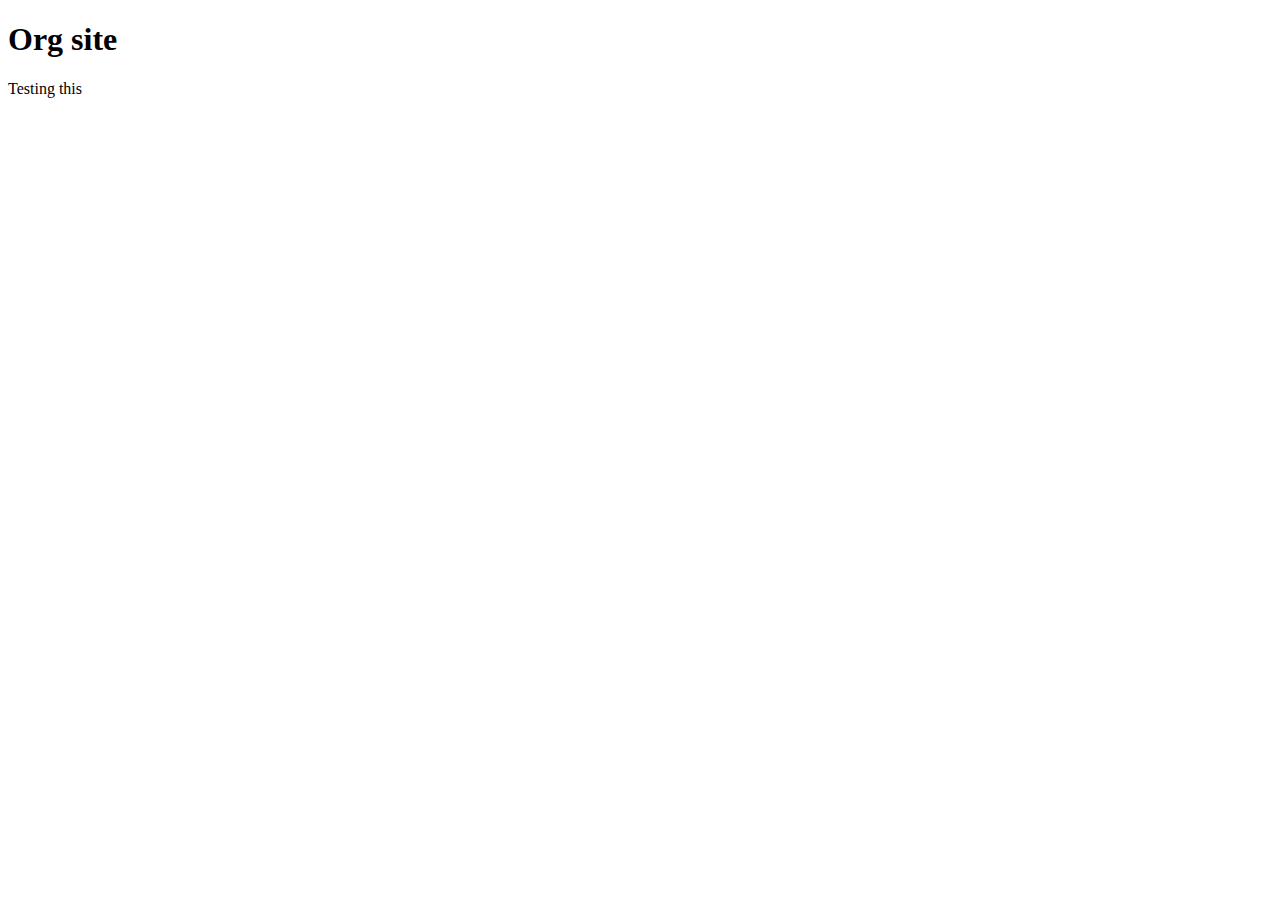
<file: index.html>
<!DOCTYPE html>
<html lang="en">
<head>
    <meta charset="UTF-8">
    <meta http-equiv="X-UA-Compatible" content="IE=edge">
    <meta name="viewport" content="width=device-width, initial-scale=1.0">
    <title>Carles-cs</title>
</head>
<body>
    <h1>Org site</h1>
    <div>Testing this</div>
</body>
</html>
</file>
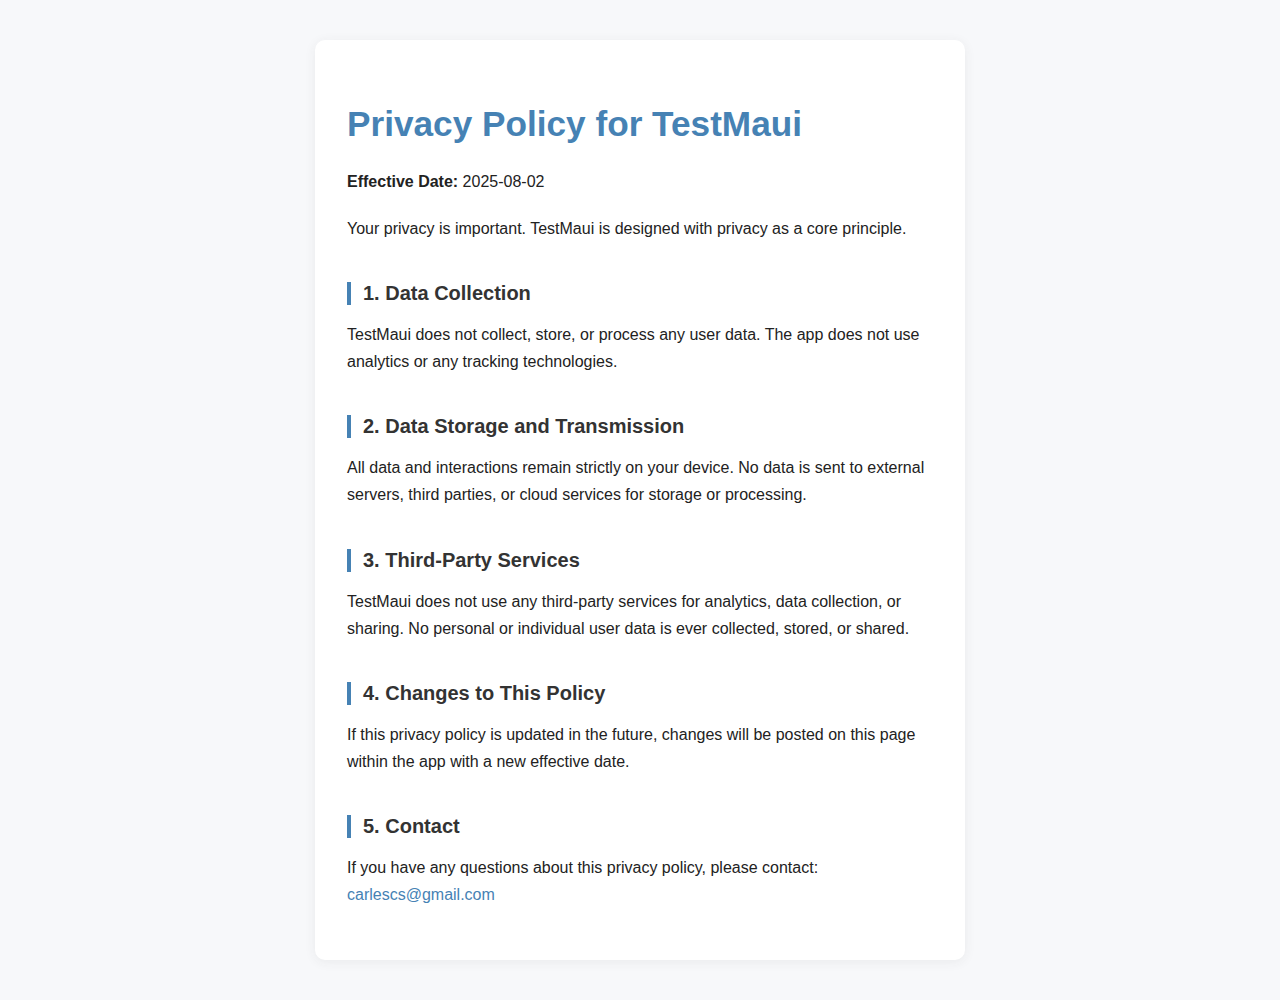
<file: privacy-testmaui.html>
<!DOCTYPE html>
<html lang="en">
<head>
  <meta charset="UTF-8">
  <meta name="viewport" content="width=device-width, initial-scale=1.0">
  <title>Privacy Policy | TestMaui</title>
  <link rel="stylesheet" href="style.css">
</head>
<body>
  <main>
    <h1>Privacy Policy for TestMaui</h1>
    <p><strong>Effective Date:</strong> 2025-08-02</p>
    <p>Your privacy is important. TestMaui is designed with privacy as a core principle.</p>
    <h2>1. Data Collection</h2>
    <p>TestMaui does not collect, store, or process any user data. The app does not use analytics or any tracking technologies.</p>
    <h2>2. Data Storage and Transmission</h2>
    <p>All data and interactions remain strictly on your device. No data is sent to external servers, third parties, or cloud services for storage or processing.</p>
    <h2>3. Third-Party Services</h2>
    <p>TestMaui does not use any third-party services for analytics, data collection, or sharing. No personal or individual user data is ever collected, stored, or shared.</p>
    <h2>4. Changes to This Policy</h2>
    <p>If this privacy policy is updated in the future, changes will be posted on this page within the app with a new effective date.</p>
    <h2>5. Contact</h2>
    <p>If you have any questions about this privacy policy, please contact: <a href="mailto:carlescs@gmail.com">carlescs@gmail.com</a></p>
  </main>
</body>
</html>
</file>
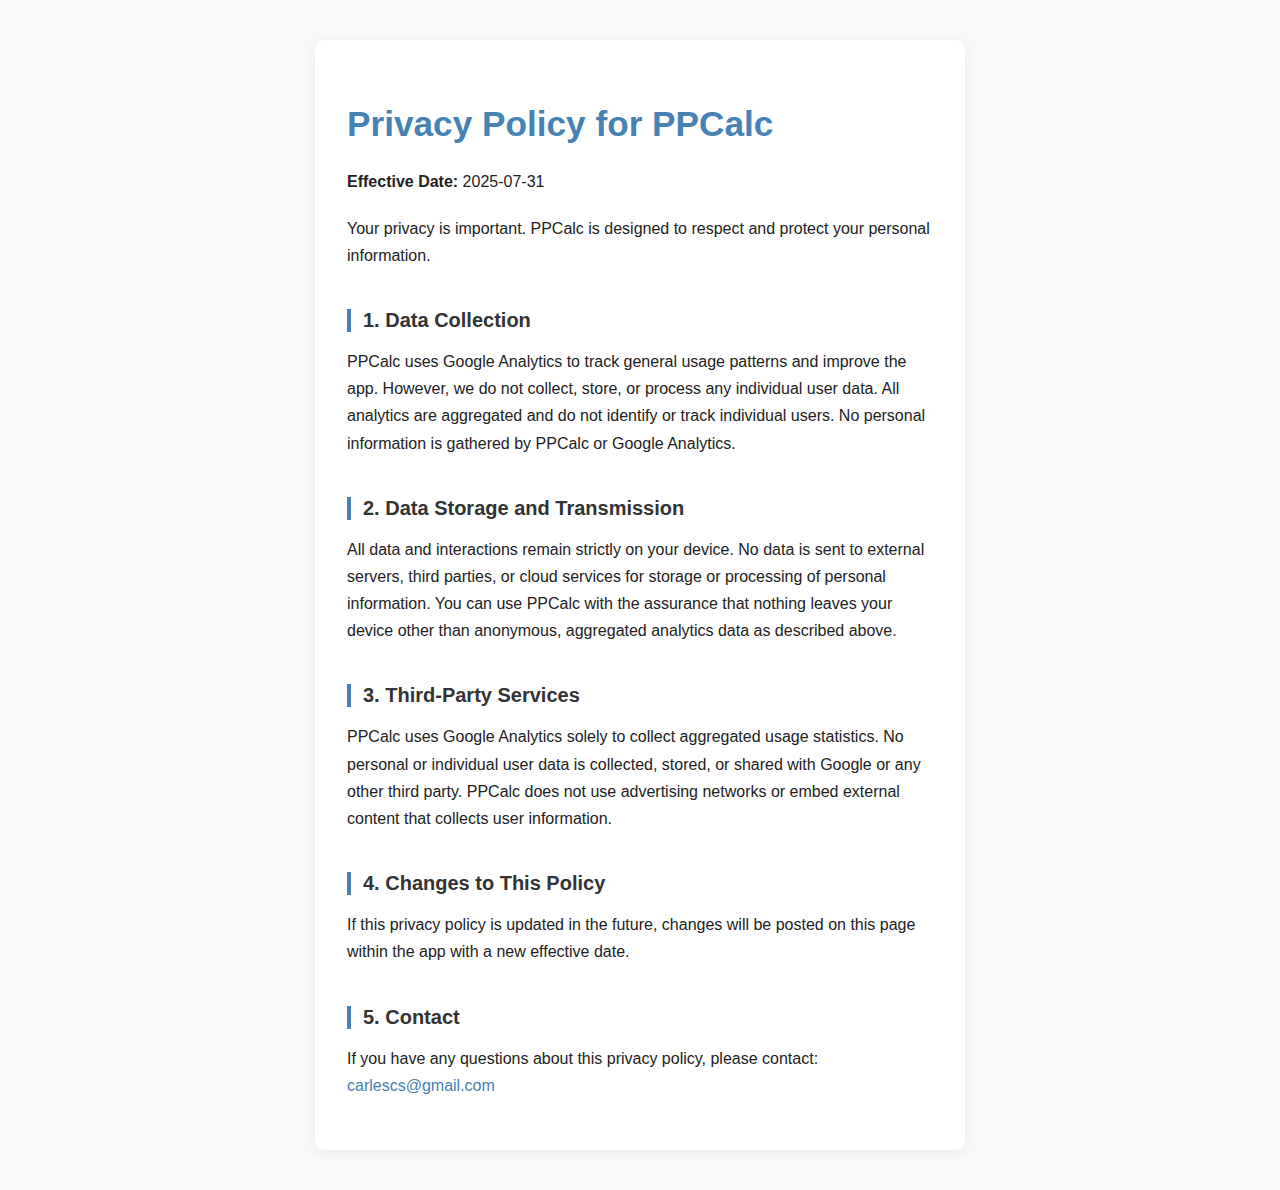
<file: privacy.html>
<!DOCTYPE html>
<html lang="en">
<head>
  <meta charset="UTF-8">
  <meta name="viewport" content="width=device-width, initial-scale=1.0">
  <title>Privacy Policy | PPCalc</title>
  <style>
    :root {
      --main-bg: #f7f8fa;
      --main-fg: #222;
      --accent: #4682b4;
      --card-bg: #fff;
      --border-radius: 10px;
      --shadow: 0 2px 12px rgba(60,60,60,0.07);
    }
    html, body {
      margin: 0;
      padding: 0;
      background: var(--main-bg);
      color: var(--main-fg);
      font-family: 'Segoe UI', 'Roboto', Arial, sans-serif;
      min-height: 100vh;
    }
    main {
      max-width: 650px;
      background: var(--card-bg);
      margin: 2.5rem auto;
      padding: 2.5rem 2rem 2rem 2rem;
      border-radius: var(--border-radius);
      box-shadow: var(--shadow);
      box-sizing: border-box;
    }
    h1 {
      color: var(--accent);
      margin-bottom: 0.7em;
      font-size: 2.2rem;
    }
    h2 {
      color: #333;
      margin-top: 2em;
      margin-bottom: 0.7em;
      font-size: 1.25rem;
      border-left: 4px solid var(--accent);
      padding-left: 0.6em;
    }
    p {
      margin-bottom: 1.2em;
      line-height: 1.7;
    }
    a {
      color: var(--accent);
      text-decoration: none;
      transition: color 0.2s;
    }
    a:hover {
      text-decoration: underline;
      color: #265379;
    }
    @media (max-width: 700px) {
      main {
        margin: 1.2rem;
        padding: 1.2rem 0.7rem;
      }
    }
  </style>
</head>
<body>
  <main>
    <h1>Privacy Policy for PPCalc</h1>
    <p><strong>Effective Date:</strong> 2025-07-31</p>
    <p>Your privacy is important. PPCalc is designed to respect and protect your personal information.</p>
    <h2>1. Data Collection</h2>
    <p>PPCalc uses Google Analytics to track general usage patterns and improve the app. However, we do not collect, store, or process any individual user data. All analytics are aggregated and do not identify or track individual users. No personal information is gathered by PPCalc or Google Analytics.</p>
    <h2>2. Data Storage and Transmission</h2>
    <p>All data and interactions remain strictly on your device. No data is sent to external servers, third parties, or cloud services for storage or processing of personal information. You can use PPCalc with the assurance that nothing leaves your device other than anonymous, aggregated analytics data as described above.</p>
    <h2>3. Third-Party Services</h2>
    <p>PPCalc uses Google Analytics solely to collect aggregated usage statistics. No personal or individual user data is collected, stored, or shared with Google or any other third party. PPCalc does not use advertising networks or embed external content that collects user information.</p>
    <h2>4. Changes to This Policy</h2>
    <p>If this privacy policy is updated in the future, changes will be posted on this page within the app with a new effective date.</p>
    <h2>5. Contact</h2>
    <p>If you have any questions about this privacy policy, please contact: <a href="mailto:carlescs@gmail.com">carlescs@gmail.com</a></p>
  </main>
</body>
</html>
</file>
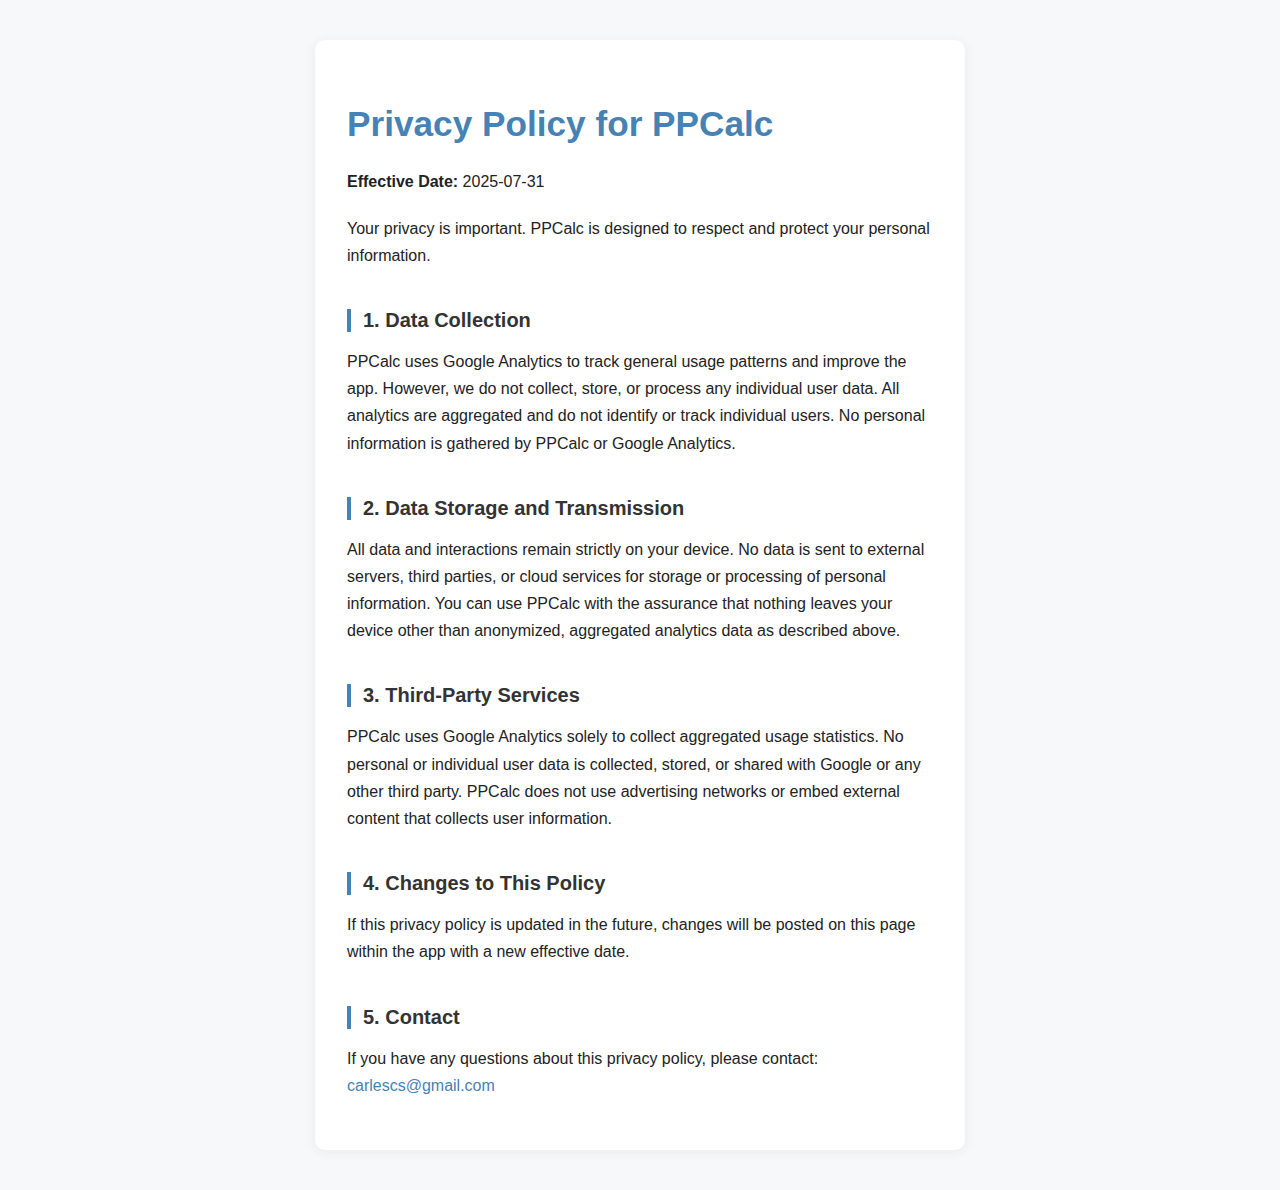
<file: ppcalc/privacy.html>
<!DOCTYPE html>
<html lang="en">
<head>
  <meta charset="UTF-8">
  <meta name="viewport" content="width=device-width, initial-scale=1.0">
  <title>Privacy Policy | PPCalc</title>
  <link rel="stylesheet" href="../style.css">
</head>
<body>
  <main>
    <h1>Privacy Policy for PPCalc</h1>
    <p><strong>Effective Date:</strong> 2025-07-31</p>
    <p>Your privacy is important. PPCalc is designed to respect and protect your personal information.</p>
    <h2>1. Data Collection</h2>
    <p>PPCalc uses Google Analytics to track general usage patterns and improve the app. However, we do not collect, store, or process any individual user data. All analytics are aggregated and do not identify or track individual users. No personal information is gathered by PPCalc or Google Analytics.</p>
    <h2>2. Data Storage and Transmission</h2>
    <p>All data and interactions remain strictly on your device. No data is sent to external servers, third parties, or cloud services for storage or processing of personal information. You can use PPCalc with the assurance that nothing leaves your device other than anonymized, aggregated analytics data as described above.</p>
    <h2>3. Third-Party Services</h2>
    <p>PPCalc uses Google Analytics solely to collect aggregated usage statistics. No personal or individual user data is collected, stored, or shared with Google or any other third party. PPCalc does not use advertising networks or embed external content that collects user information.</p>
    <h2>4. Changes to This Policy</h2>
    <p>If this privacy policy is updated in the future, changes will be posted on this page within the app with a new effective date.</p>
    <h2>5. Contact</h2>
    <p>If you have any questions about this privacy policy, please contact: <a href="mailto:carlescs@gmail.com">carlescs@gmail.com</a></p>
  </main>
</body>
</html>
</file>
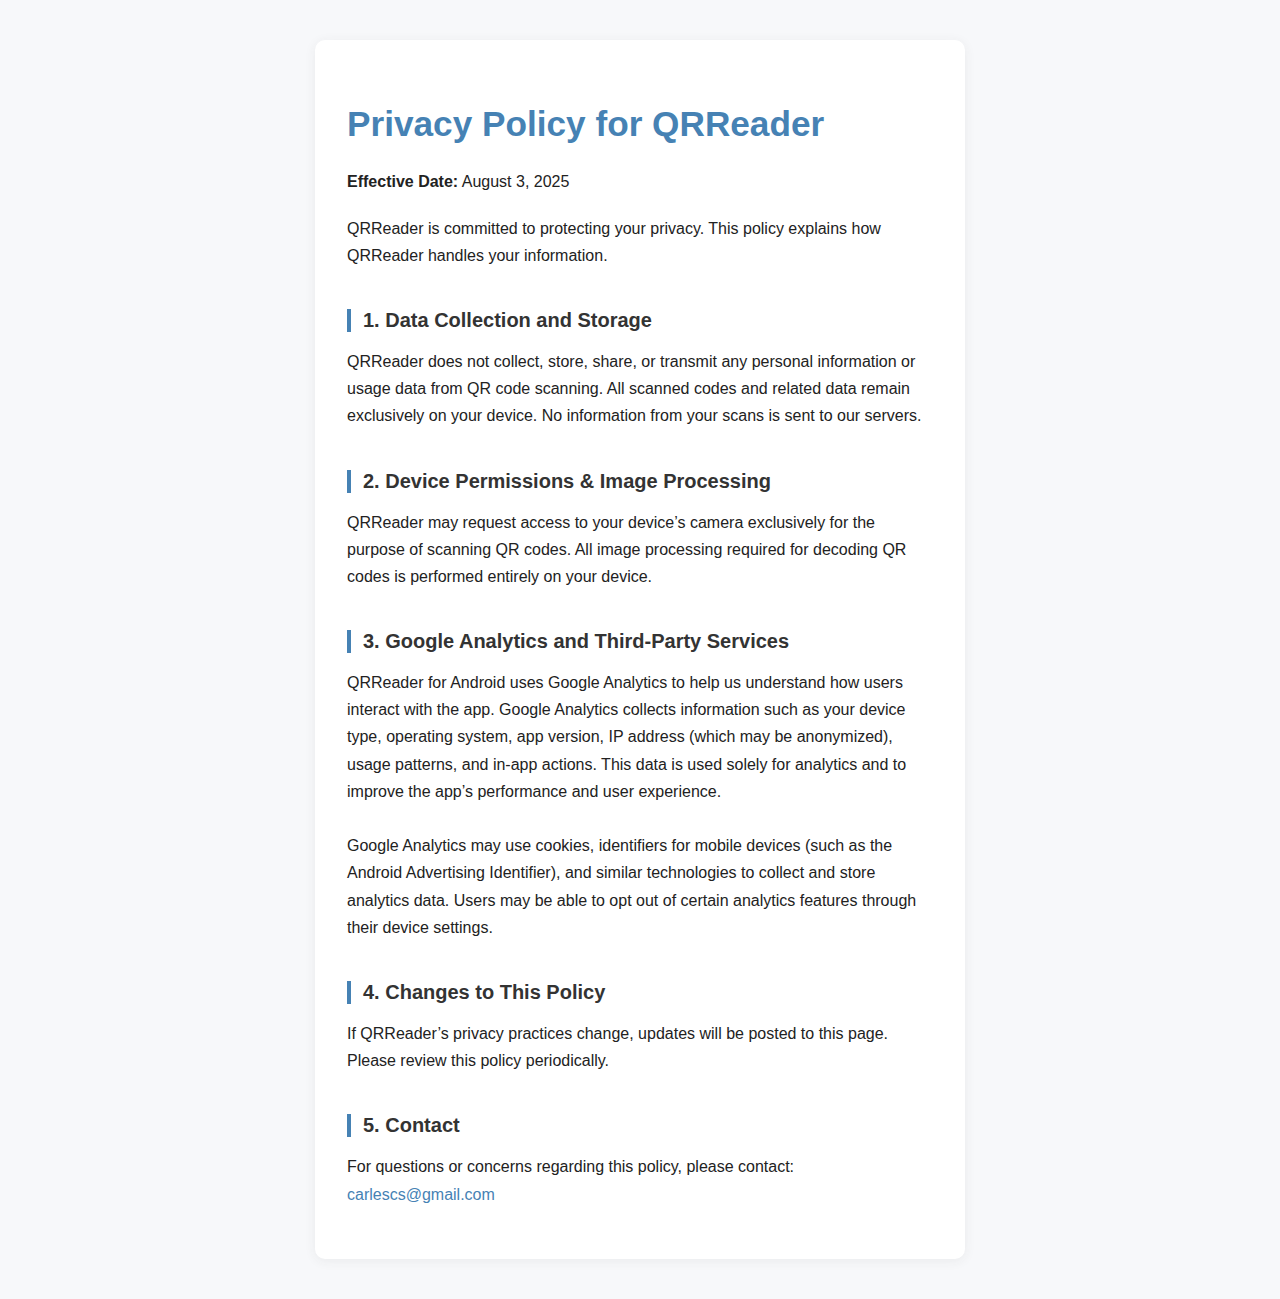
<file: qrreader/privacy.html>
<!DOCTYPE html>
<html lang="en">
<head>
  <meta charset="UTF-8">
  <meta name="viewport" content="width=device-width, initial-scale=1.0">
  <title>Privacy Policy for QRReader</title>
  <link rel="stylesheet" href="../style.css">
</head>
<body>
  <main>
    <h1>Privacy Policy for QRReader</h1>
    <p><strong>Effective Date:</strong> August 3, 2025</p>
    <p>QRReader is committed to protecting your privacy. This policy explains how QRReader handles your information.</p>
    <h2>1. Data Collection and Storage</h2>
    <p>
      QRReader does not collect, store, share, or transmit any personal information or usage data from QR code scanning. All scanned codes and related data remain exclusively on your device. No information from your scans is sent to our servers.
    </p>
    <h2>2. Device Permissions & Image Processing</h2>
    <p>
      QRReader may request access to your device’s camera exclusively for the purpose of scanning QR codes. All image processing required for decoding QR codes is performed entirely on your device.
    </p>
    <h2>3. Google Analytics and Third-Party Services</h2>
    <p>
      QRReader for Android uses Google Analytics to help us understand how users interact with the app. Google Analytics collects information such as your device type, operating system, app version, IP address (which may be anonymized), usage patterns, and in-app actions. This data is used solely for analytics and to improve the app’s performance and user experience.<br><br>
      Google Analytics may use cookies, identifiers for mobile devices (such as the Android Advertising Identifier), and similar technologies to collect and store analytics data. Users may be able to opt out of certain analytics features through their device settings.
    </p>
    <h2>4. Changes to This Policy</h2>
    <p>
      If QRReader’s privacy practices change, updates will be posted to this page. Please review this policy periodically.
    </p>
    <h2>5. Contact</h2>
    <p>
      For questions or concerns regarding this policy, please contact: <a href="mailto:carlescs@gmail.com">carlescs@gmail.com</a>
    </p>
  </main>
</body>
</html>
</file>
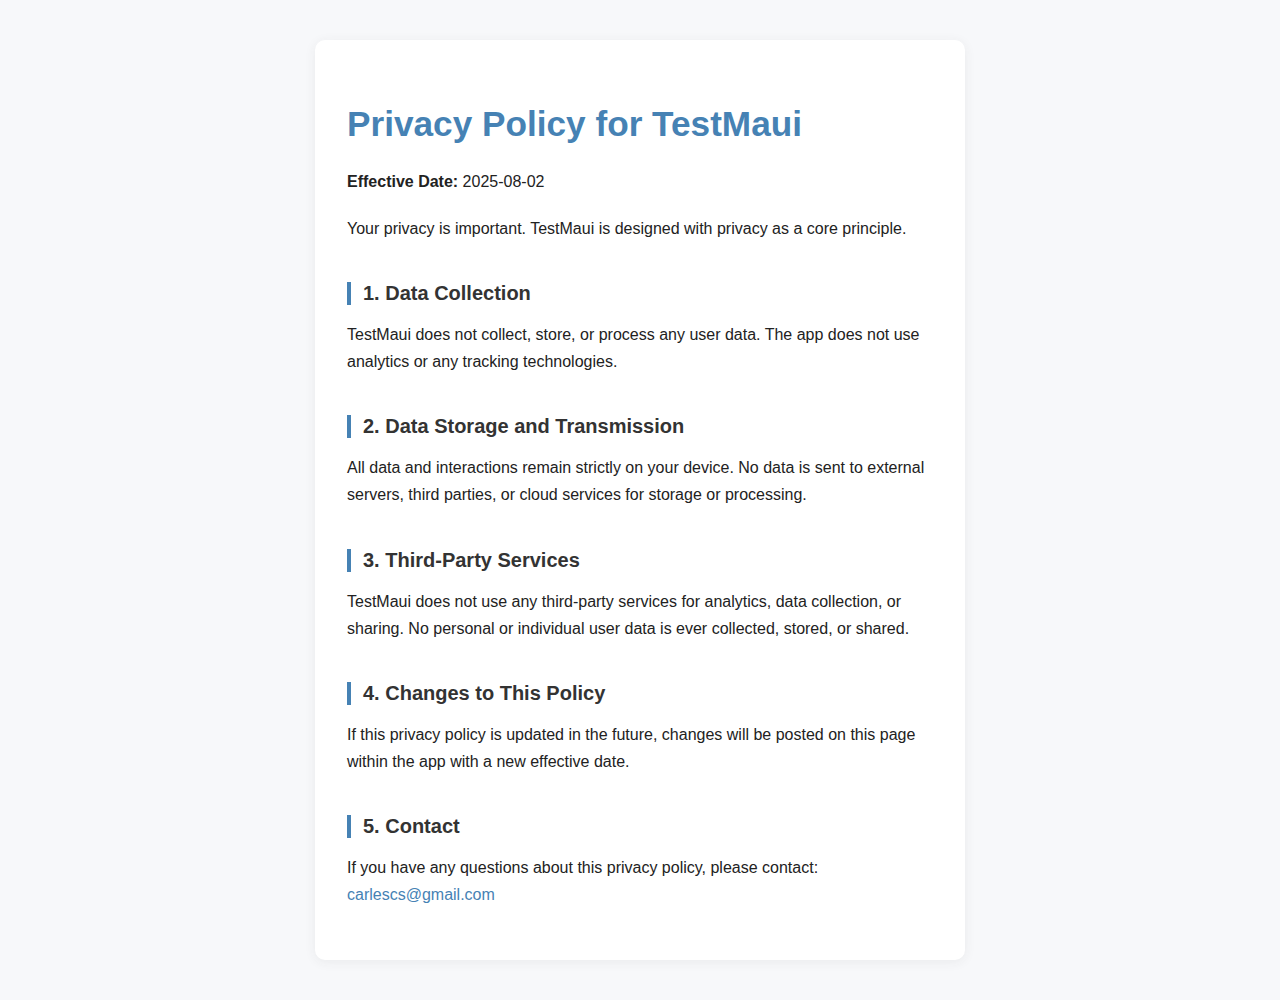
<file: testmaui/privacy.html>
<!DOCTYPE html>
<html lang="en">
<head>
  <meta charset="UTF-8">
  <meta name="viewport" content="width=device-width, initial-scale=1.0">
  <title>Privacy Policy | TestMaui</title>
  <link rel="stylesheet" href="../style.css">
</head>
<body>
  <main>
    <h1>Privacy Policy for TestMaui</h1>
    <p><strong>Effective Date:</strong> 2025-08-02</p>
    <p>Your privacy is important. TestMaui is designed with privacy as a core principle.</p>
    <h2>1. Data Collection</h2>
    <p>TestMaui does not collect, store, or process any user data. The app does not use analytics or any tracking technologies.</p>
    <h2>2. Data Storage and Transmission</h2>
    <p>All data and interactions remain strictly on your device. No data is sent to external servers, third parties, or cloud services for storage or processing.</p>
    <h2>3. Third-Party Services</h2>
    <p>TestMaui does not use any third-party services for analytics, data collection, or sharing. No personal or individual user data is ever collected, stored, or shared.</p>
    <h2>4. Changes to This Policy</h2>
    <p>If this privacy policy is updated in the future, changes will be posted on this page within the app with a new effective date.</p>
    <h2>5. Contact</h2>
    <p>If you have any questions about this privacy policy, please contact: <a href="mailto:carlescs@gmail.com">carlescs@gmail.com</a></p>
  </main>
</body>
</html>
</file>
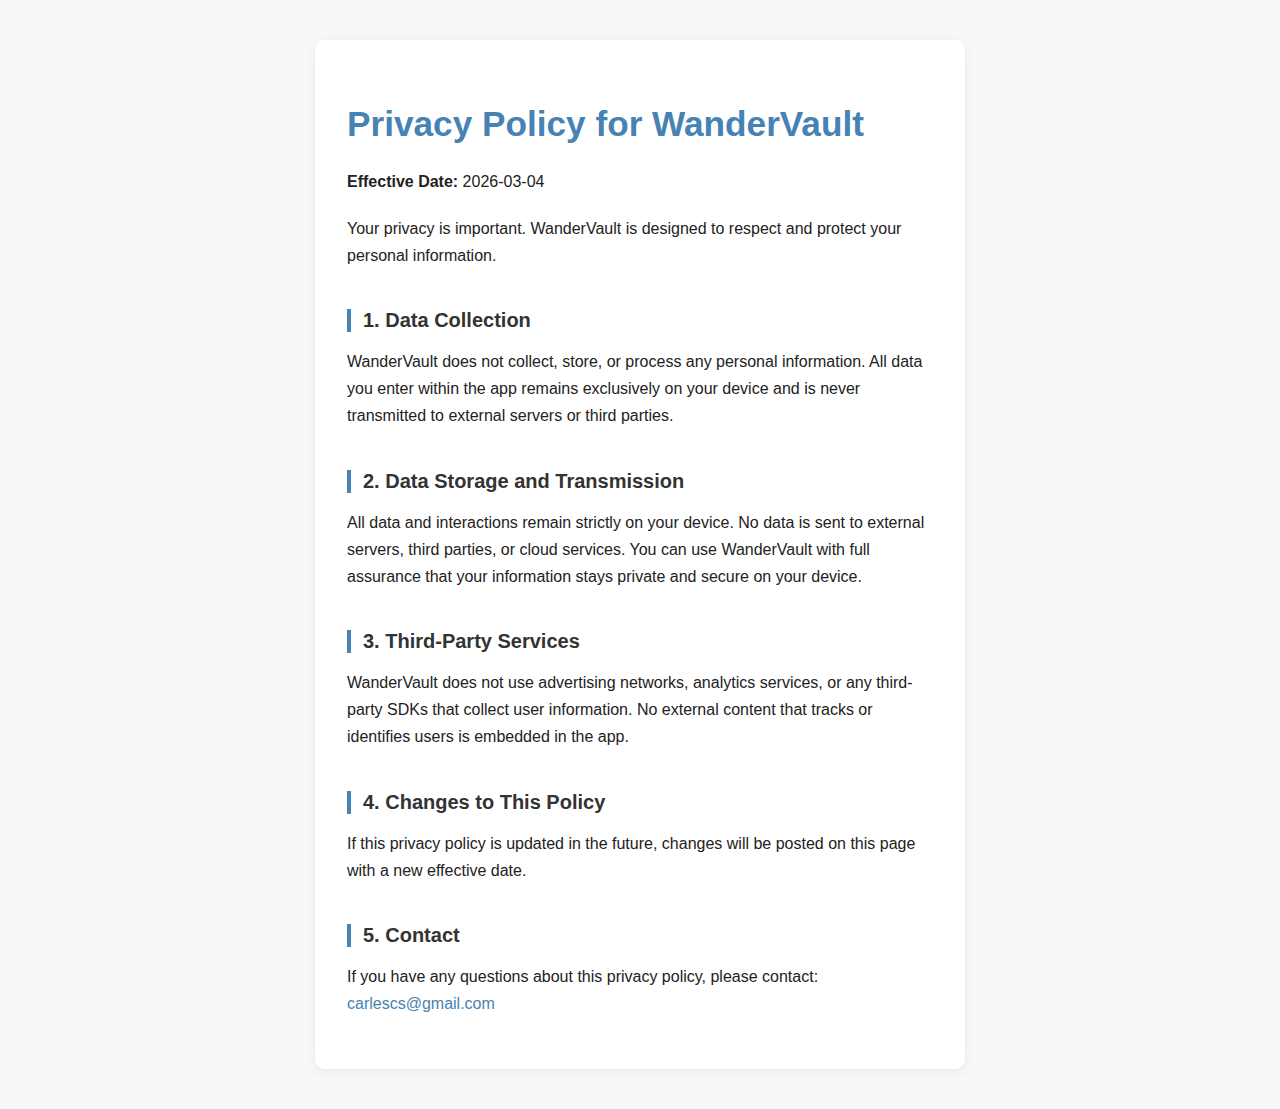
<file: wandervault/privacy.html>
<!DOCTYPE html>
<html lang="en">
<head>
  <meta charset="UTF-8">
  <meta name="viewport" content="width=device-width, initial-scale=1.0">
  <title>Privacy Policy | WanderVault</title>
  <link rel="stylesheet" href="../style.css">
</head>
<body>
  <main>
    <h1>Privacy Policy for WanderVault</h1>
    <p><strong>Effective Date:</strong> 2026-03-04</p>
    <p>Your privacy is important. WanderVault is designed to respect and protect your personal information.</p>
    <h2>1. Data Collection</h2>
    <p>WanderVault does not collect, store, or process any personal information. All data you enter within the app remains exclusively on your device and is never transmitted to external servers or third parties.</p>
    <h2>2. Data Storage and Transmission</h2>
    <p>All data and interactions remain strictly on your device. No data is sent to external servers, third parties, or cloud services. You can use WanderVault with full assurance that your information stays private and secure on your device.</p>
    <h2>3. Third-Party Services</h2>
    <p>WanderVault does not use advertising networks, analytics services, or any third-party SDKs that collect user information. No external content that tracks or identifies users is embedded in the app.</p>
    <h2>4. Changes to This Policy</h2>
    <p>If this privacy policy is updated in the future, changes will be posted on this page with a new effective date.</p>
    <h2>5. Contact</h2>
    <p>If you have any questions about this privacy policy, please contact: <a href="mailto:carlescs@gmail.com">carlescs@gmail.com</a></p>
  </main>
</body>
</html>
</file>
<file: style.css>
:root {
  --main-bg: #f7f8fa;
  --main-fg: #222;
  --accent: #4682b4;
  --card-bg: #fff;
  --border-radius: 10px;
  --shadow: 0 2px 12px rgba(60,60,60,0.07);
}
html, body {
  margin: 0;
  padding: 0;
  background: var(--main-bg);
  color: var(--main-fg);
  font-family: 'Segoe UI', 'Roboto', Arial, sans-serif;
  min-height: 100vh;
}
main {
  max-width: 650px;
  background: var(--card-bg);
  margin: 2.5rem auto;
  padding: 2.5rem 2rem 2rem 2rem;
  border-radius: var(--border-radius);
  box-shadow: var(--shadow);
  box-sizing: border-box;
}
h1 {
  color: var(--accent);
  margin-bottom: 0.7em;
  font-size: 2.2rem;
}
h2 {
  color: #333;
  margin-top: 2em;
  margin-bottom: 0.7em;
  font-size: 1.25rem;
  border-left: 4px solid var(--accent);
  padding-left: 0.6em;
}
p {
  margin-bottom: 1.2em;
  line-height: 1.7;
}
a {
  color: var(--accent);
  text-decoration: none;
  transition: color 0.2s;
}
a:hover {
  text-decoration: underline;
  color: #265379;
}
@media (max-width: 700px) {
  main {
    margin: 1.2rem;
    padding: 1.2rem 0.7rem;
  }
}
</file>
